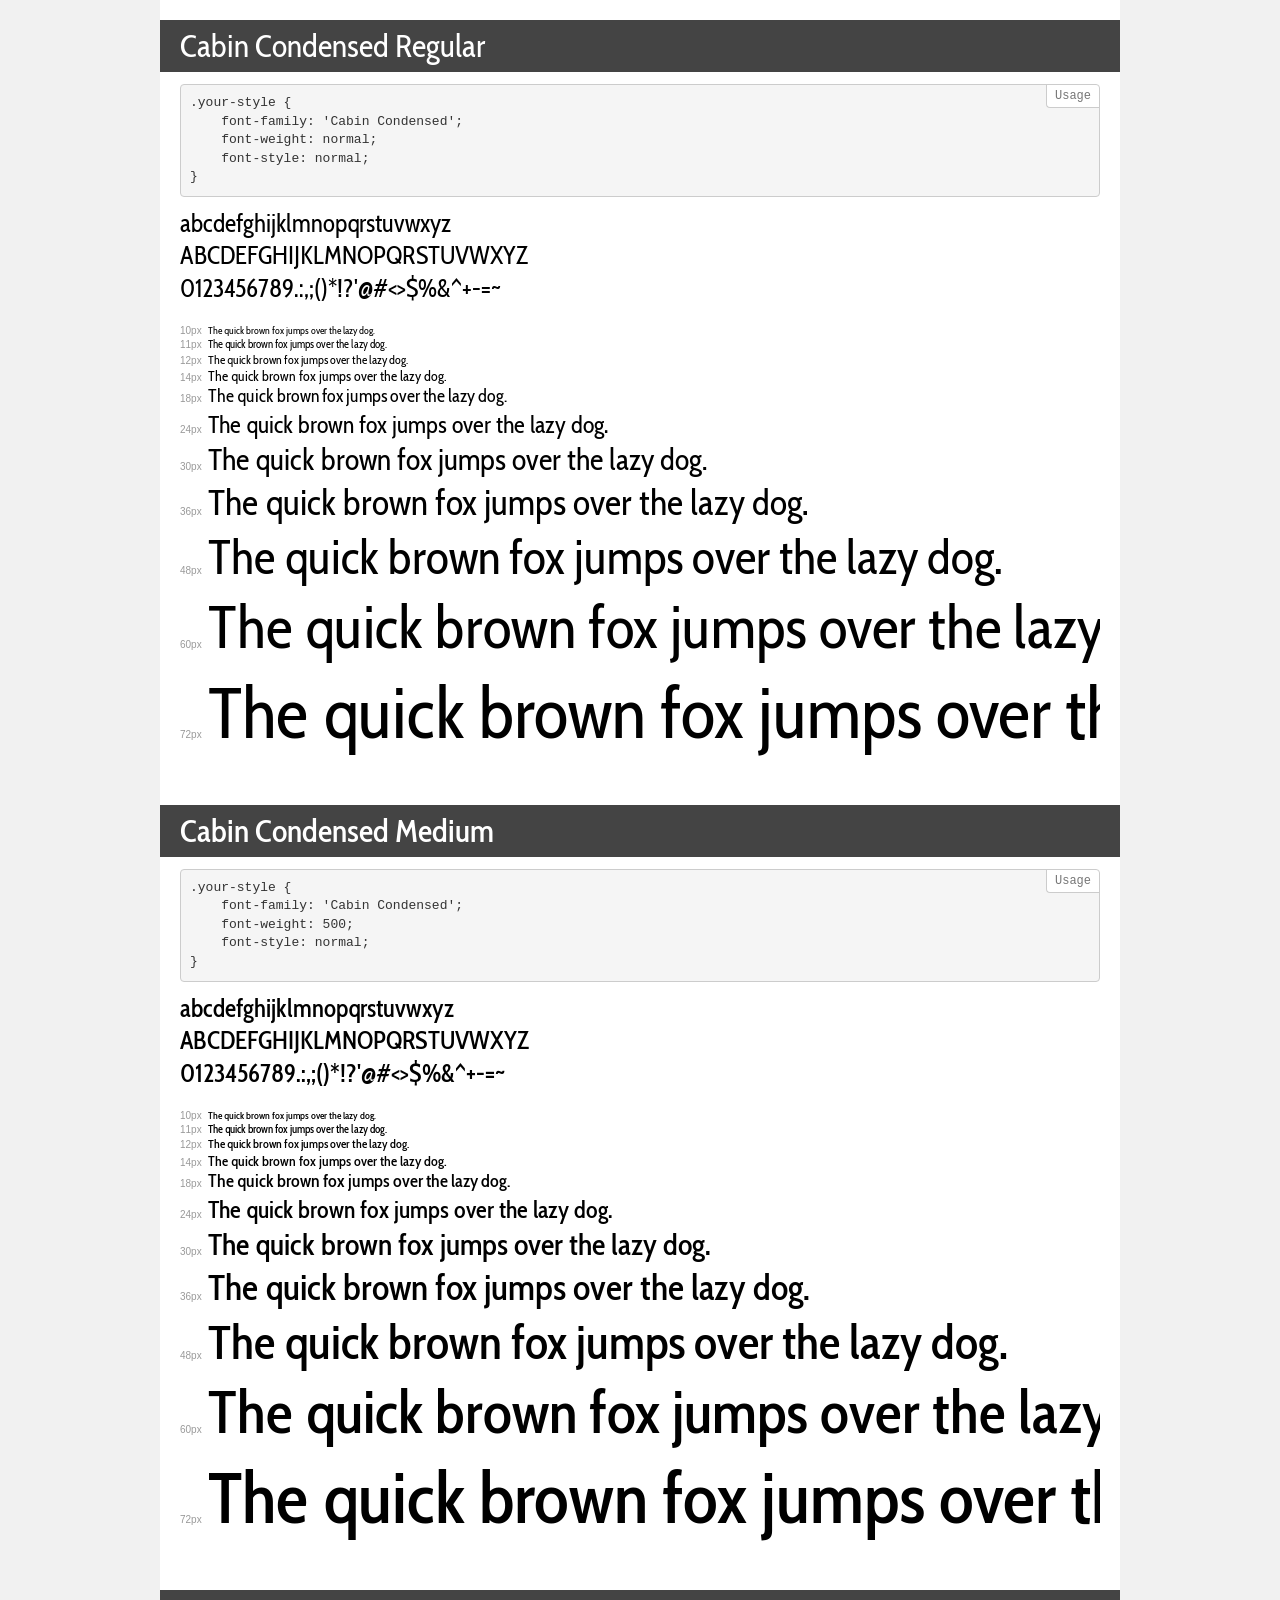
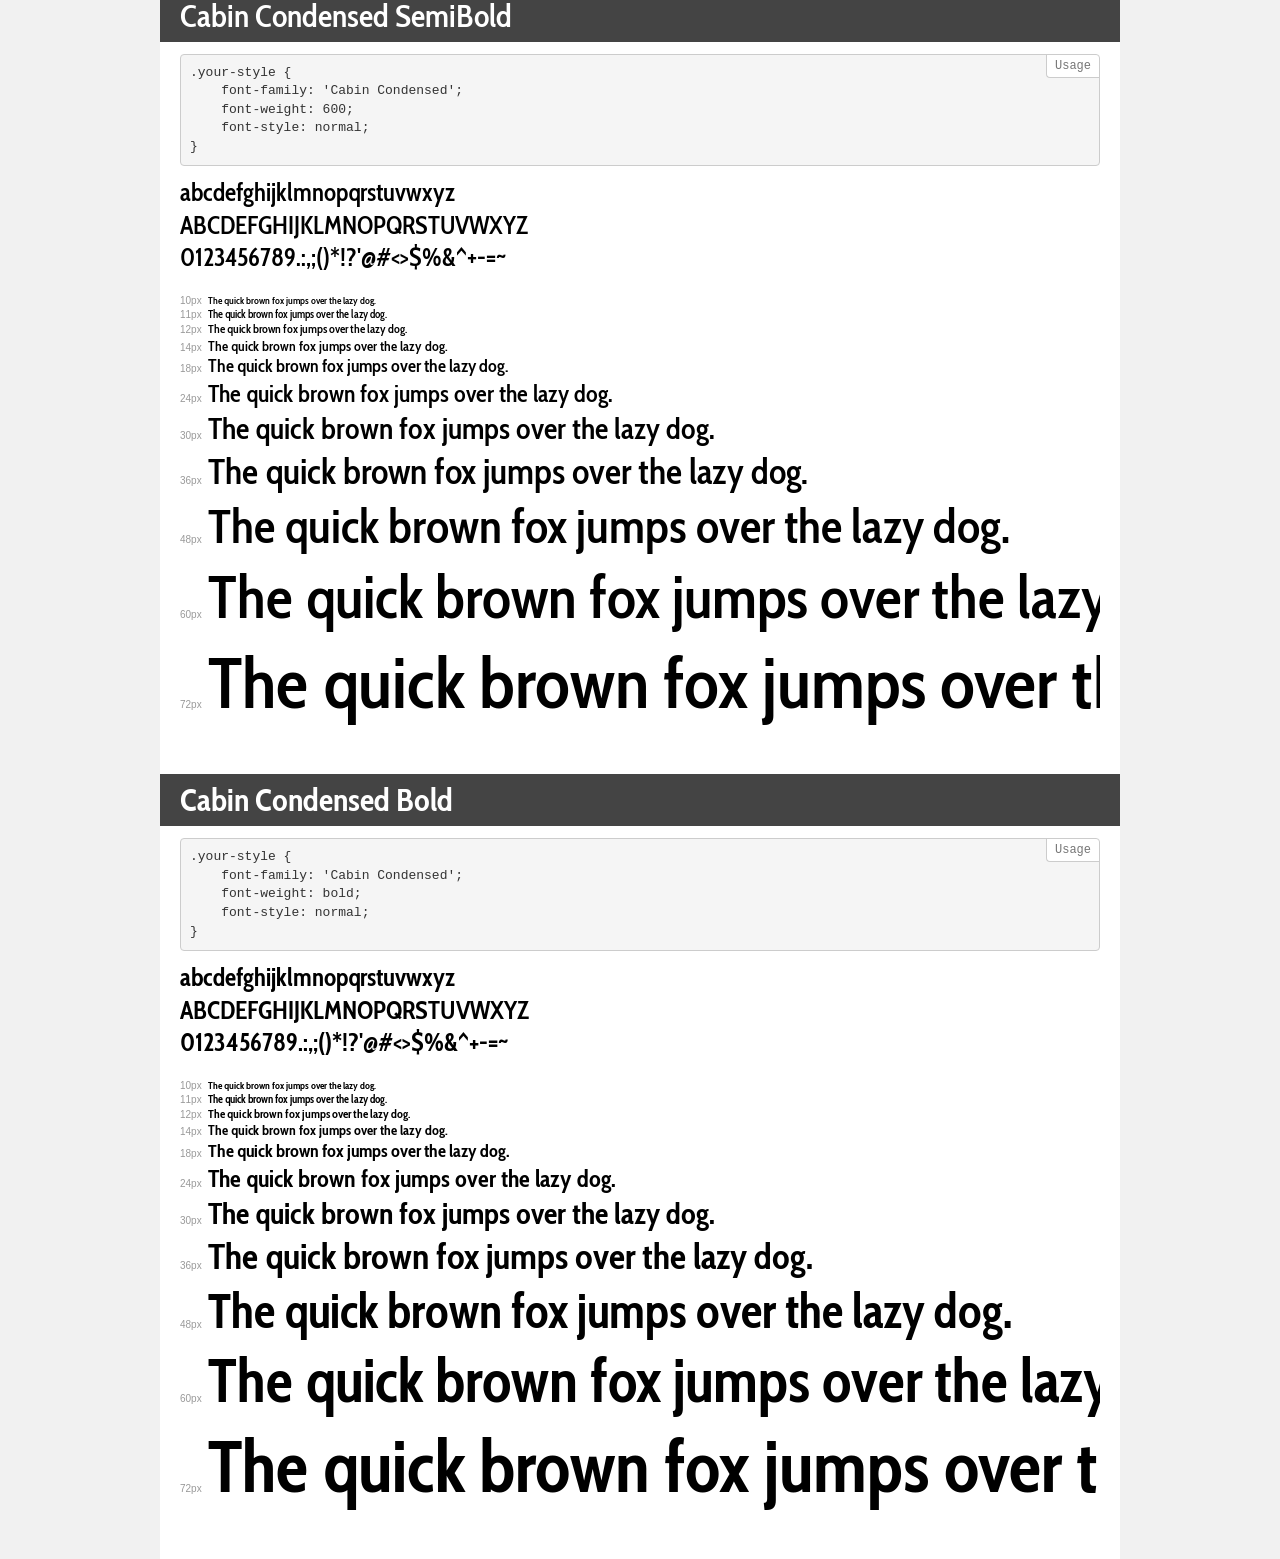
<file: fonts/Cabin-Condensend/demo.html>
<!DOCTYPE html>
<html>
<head>
    <meta charset="utf-8">
    <meta http-equiv="X-UA-Compatible" content="IE=edge">
    <meta name="viewport" content="width=device-width, initial-scale=1">
    <meta name="robots" content="noindex, noarchive">
    <meta name="format-detection" content="telephone=no">
    <title>Transfonter demo</title>
    <link href="stylesheet.css" rel="stylesheet">
    <style>
        /*
        http://meyerweb.com/eric/tools/css/reset/
        v2.0 | 20110126
        License: none (public domain)
        */
        html, body, div, span, applet, object, iframe,
        h1, h2, h3, h4, h5, h6, p, blockquote, pre,
        a, abbr, acronym, address, big, cite, code,
        del, dfn, em, img, ins, kbd, q, s, samp,
        small, strike, strong, sub, sup, tt, var,
        b, u, i, center,
        dl, dt, dd, ol, ul, li,
        fieldset, form, label, legend,
        table, caption, tbody, tfoot, thead, tr, th, td,
        article, aside, canvas, details, embed,
        figure, figcaption, footer, header, hgroup,
        menu, nav, output, ruby, section, summary,
        time, mark, audio, video {
            margin: 0;
            padding: 0;
            border: 0;
            font-size: 100%;
            font: inherit;
            vertical-align: baseline;
        }
        /* HTML5 display-role reset for older browsers */
        article, aside, details, figcaption, figure,
        footer, header, hgroup, menu, nav, section {
            display: block;
        }
        body {
            line-height: 1;
        }
        ol, ul {
            list-style: none;
        }
        blockquote, q {
            quotes: none;
        }
        blockquote:before, blockquote:after,
        q:before, q:after {
            content: '';
            content: none;
        }
        table {
            border-collapse: collapse;
            border-spacing: 0;
        }
        /* common styles */
        body {
            background: #f1f1f1;
            color: #000;
        }
        .page {
            background: #fff;
            width: 920px;
            margin: 0 auto;
            padding: 20px 20px 0 20px;
            overflow: hidden;
        }
        .font-container {
            overflow-x: auto;
            overflow-y: hidden;
            margin-bottom: 40px;
            line-height: 1.3;
            white-space: nowrap;
            padding-bottom: 5px;
        }
        h1 {
            position: relative;
            background: #444;
            font-size: 32px;
            color: #fff;
            padding: 10px 20px;
            margin: 0 -20px 12px -20px;
        }
        .letters {
            font-size: 25px;
            margin-bottom: 20px;
        }
        .s10:before {
            content: '10px';
        }
        .s11:before {
            content: '11px';
        }
        .s12:before {
            content: '12px';
        }
        .s14:before {
            content: '14px';
        }
        .s18:before {
            content: '18px';
        }
        .s24:before {
            content: '24px';
        }
        .s30:before {
            content: '30px';
        }
        .s36:before {
            content: '36px';
        }
        .s48:before {
            content: '48px';
        }
        .s60:before {
            content: '60px';
        }
        .s72:before {
            content: '72px';
        }
        .s10:before, .s11:before, .s12:before, .s14:before,
        .s18:before, .s24:before, .s30:before, .s36:before,
        .s48:before, .s60:before, .s72:before {
            font-family: Arial, sans-serif;
            font-size: 10px;
            font-weight: normal;
            font-style: normal;
            color: #999;
            padding-right: 6px;
        }
        pre {
            display: block;
            position: relative;
            padding: 9px;
            margin: 0 0 10px;
            font-family: Monaco, Menlo, Consolas, "Courier New", monospace !important;
            font-size: 13px;
            line-height: 1.428571429;
            color: #333;
            font-weight: normal !important;
            font-style: normal !important;
            background-color: #f5f5f5;
            border: 1px solid #ccc;
            overflow-x: auto;
            border-radius: 4px;
        }
        pre:after {
            display: block;
            position: absolute;
            right: 0;
            top: 0;
            content: 'Usage';
            line-height: 1;
            padding: 5px 8px;
            font-size: 12px;
            color: #767676;
            background-color: #fff;
            border: 1px solid #ccc;
            border-right: none;
            border-top: none;
            border-radius: 0 4px 0 4px;
            z-index: 10;
        }
        /* responsive */
        @media (max-width: 959px) {
            .page {
                width: auto;
                margin: 0;
            }
        }
    </style>
</head>
<body>
<div class="page">
    <div class="demo" style="font-family: 'Cabin Condensed'; font-weight: normal; font-style: normal;">
        <h1>Cabin Condensed Regular</h1>
        <pre>.your-style {
    font-family: 'Cabin Condensed';
    font-weight: normal;
    font-style: normal;
}</pre>
        <div class="font-container">
            <p class="letters">
                abcdefghijklmnopqrstuvwxyz<br>
ABCDEFGHIJKLMNOPQRSTUVWXYZ<br>
                0123456789.:,;()*!?'@#<>$%&^+-=~
            </p>
            <p class="s10" style="font-size: 10px;">The quick brown fox jumps over the lazy dog.</p>
            <p class="s11" style="font-size: 11px;">The quick brown fox jumps over the lazy dog.</p>
            <p class="s12" style="font-size: 12px;">The quick brown fox jumps over the lazy dog.</p>
            <p class="s14" style="font-size: 14px;">The quick brown fox jumps over the lazy dog.</p>
            <p class="s18" style="font-size: 18px;">The quick brown fox jumps over the lazy dog.</p>
            <p class="s24" style="font-size: 24px;">The quick brown fox jumps over the lazy dog.</p>
            <p class="s30" style="font-size: 30px;">The quick brown fox jumps over the lazy dog.</p>
            <p class="s36" style="font-size: 36px;">The quick brown fox jumps over the lazy dog.</p>
            <p class="s48" style="font-size: 48px;">The quick brown fox jumps over the lazy dog.</p>
            <p class="s60" style="font-size: 60px;">The quick brown fox jumps over the lazy dog.</p>
            <p class="s72" style="font-size: 72px;">The quick brown fox jumps over the lazy dog.</p>
        </div>
    </div>
    <div class="demo" style="font-family: 'Cabin Condensed'; font-weight: 500; font-style: normal;">
        <h1>Cabin Condensed Medium</h1>
        <pre>.your-style {
    font-family: 'Cabin Condensed';
    font-weight: 500;
    font-style: normal;
}</pre>
        <div class="font-container">
            <p class="letters">
                abcdefghijklmnopqrstuvwxyz<br>
ABCDEFGHIJKLMNOPQRSTUVWXYZ<br>
                0123456789.:,;()*!?'@#<>$%&^+-=~
            </p>
            <p class="s10" style="font-size: 10px;">The quick brown fox jumps over the lazy dog.</p>
            <p class="s11" style="font-size: 11px;">The quick brown fox jumps over the lazy dog.</p>
            <p class="s12" style="font-size: 12px;">The quick brown fox jumps over the lazy dog.</p>
            <p class="s14" style="font-size: 14px;">The quick brown fox jumps over the lazy dog.</p>
            <p class="s18" style="font-size: 18px;">The quick brown fox jumps over the lazy dog.</p>
            <p class="s24" style="font-size: 24px;">The quick brown fox jumps over the lazy dog.</p>
            <p class="s30" style="font-size: 30px;">The quick brown fox jumps over the lazy dog.</p>
            <p class="s36" style="font-size: 36px;">The quick brown fox jumps over the lazy dog.</p>
            <p class="s48" style="font-size: 48px;">The quick brown fox jumps over the lazy dog.</p>
            <p class="s60" style="font-size: 60px;">The quick brown fox jumps over the lazy dog.</p>
            <p class="s72" style="font-size: 72px;">The quick brown fox jumps over the lazy dog.</p>
        </div>
    </div>
    <div class="demo" style="font-family: 'Cabin Condensed'; font-weight: 600; font-style: normal;">
        <h1>Cabin Condensed SemiBold</h1>
        <pre>.your-style {
    font-family: 'Cabin Condensed';
    font-weight: 600;
    font-style: normal;
}</pre>
        <div class="font-container">
            <p class="letters">
                abcdefghijklmnopqrstuvwxyz<br>
ABCDEFGHIJKLMNOPQRSTUVWXYZ<br>
                0123456789.:,;()*!?'@#<>$%&^+-=~
            </p>
            <p class="s10" style="font-size: 10px;">The quick brown fox jumps over the lazy dog.</p>
            <p class="s11" style="font-size: 11px;">The quick brown fox jumps over the lazy dog.</p>
            <p class="s12" style="font-size: 12px;">The quick brown fox jumps over the lazy dog.</p>
            <p class="s14" style="font-size: 14px;">The quick brown fox jumps over the lazy dog.</p>
            <p class="s18" style="font-size: 18px;">The quick brown fox jumps over the lazy dog.</p>
            <p class="s24" style="font-size: 24px;">The quick brown fox jumps over the lazy dog.</p>
            <p class="s30" style="font-size: 30px;">The quick brown fox jumps over the lazy dog.</p>
            <p class="s36" style="font-size: 36px;">The quick brown fox jumps over the lazy dog.</p>
            <p class="s48" style="font-size: 48px;">The quick brown fox jumps over the lazy dog.</p>
            <p class="s60" style="font-size: 60px;">The quick brown fox jumps over the lazy dog.</p>
            <p class="s72" style="font-size: 72px;">The quick brown fox jumps over the lazy dog.</p>
        </div>
    </div>
    <div class="demo" style="font-family: 'Cabin Condensed'; font-weight: bold; font-style: normal;">
        <h1>Cabin Condensed Bold</h1>
        <pre>.your-style {
    font-family: 'Cabin Condensed';
    font-weight: bold;
    font-style: normal;
}</pre>
        <div class="font-container">
            <p class="letters">
                abcdefghijklmnopqrstuvwxyz<br>
ABCDEFGHIJKLMNOPQRSTUVWXYZ<br>
                0123456789.:,;()*!?'@#<>$%&^+-=~
            </p>
            <p class="s10" style="font-size: 10px;">The quick brown fox jumps over the lazy dog.</p>
            <p class="s11" style="font-size: 11px;">The quick brown fox jumps over the lazy dog.</p>
            <p class="s12" style="font-size: 12px;">The quick brown fox jumps over the lazy dog.</p>
            <p class="s14" style="font-size: 14px;">The quick brown fox jumps over the lazy dog.</p>
            <p class="s18" style="font-size: 18px;">The quick brown fox jumps over the lazy dog.</p>
            <p class="s24" style="font-size: 24px;">The quick brown fox jumps over the lazy dog.</p>
            <p class="s30" style="font-size: 30px;">The quick brown fox jumps over the lazy dog.</p>
            <p class="s36" style="font-size: 36px;">The quick brown fox jumps over the lazy dog.</p>
            <p class="s48" style="font-size: 48px;">The quick brown fox jumps over the lazy dog.</p>
            <p class="s60" style="font-size: 60px;">The quick brown fox jumps over the lazy dog.</p>
            <p class="s72" style="font-size: 72px;">The quick brown fox jumps over the lazy dog.</p>
        </div>
    </div>
</div>
</body>
</html>
</file>
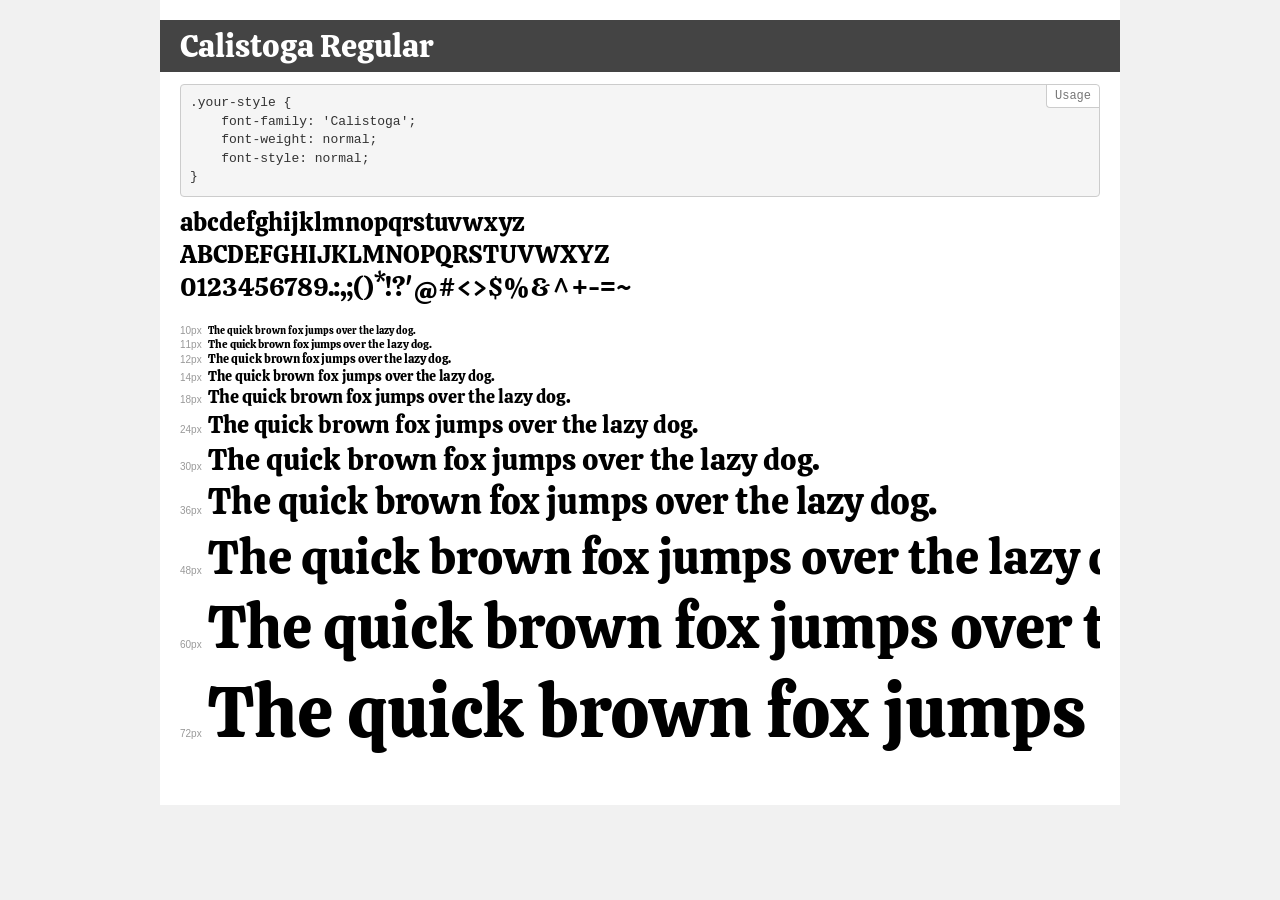
<file: fonts/Calistoga/demo.html>
<!DOCTYPE html>
<html>
<head>
    <meta charset="utf-8">
    <meta http-equiv="X-UA-Compatible" content="IE=edge">
    <meta name="viewport" content="width=device-width, initial-scale=1">
    <meta name="robots" content="noindex, noarchive">
    <meta name="format-detection" content="telephone=no">
    <title>Transfonter demo</title>
    <link href="stylesheet.css" rel="stylesheet">
    <style>
        /*
        http://meyerweb.com/eric/tools/css/reset/
        v2.0 | 20110126
        License: none (public domain)
        */
        html, body, div, span, applet, object, iframe,
        h1, h2, h3, h4, h5, h6, p, blockquote, pre,
        a, abbr, acronym, address, big, cite, code,
        del, dfn, em, img, ins, kbd, q, s, samp,
        small, strike, strong, sub, sup, tt, var,
        b, u, i, center,
        dl, dt, dd, ol, ul, li,
        fieldset, form, label, legend,
        table, caption, tbody, tfoot, thead, tr, th, td,
        article, aside, canvas, details, embed,
        figure, figcaption, footer, header, hgroup,
        menu, nav, output, ruby, section, summary,
        time, mark, audio, video {
            margin: 0;
            padding: 0;
            border: 0;
            font-size: 100%;
            font: inherit;
            vertical-align: baseline;
        }
        /* HTML5 display-role reset for older browsers */
        article, aside, details, figcaption, figure,
        footer, header, hgroup, menu, nav, section {
            display: block;
        }
        body {
            line-height: 1;
        }
        ol, ul {
            list-style: none;
        }
        blockquote, q {
            quotes: none;
        }
        blockquote:before, blockquote:after,
        q:before, q:after {
            content: '';
            content: none;
        }
        table {
            border-collapse: collapse;
            border-spacing: 0;
        }
        /* common styles */
        body {
            background: #f1f1f1;
            color: #000;
        }
        .page {
            background: #fff;
            width: 920px;
            margin: 0 auto;
            padding: 20px 20px 0 20px;
            overflow: hidden;
        }
        .font-container {
            overflow-x: auto;
            overflow-y: hidden;
            margin-bottom: 40px;
            line-height: 1.3;
            white-space: nowrap;
            padding-bottom: 5px;
        }
        h1 {
            position: relative;
            background: #444;
            font-size: 32px;
            color: #fff;
            padding: 10px 20px;
            margin: 0 -20px 12px -20px;
        }
        .letters {
            font-size: 25px;
            margin-bottom: 20px;
        }
        .s10:before {
            content: '10px';
        }
        .s11:before {
            content: '11px';
        }
        .s12:before {
            content: '12px';
        }
        .s14:before {
            content: '14px';
        }
        .s18:before {
            content: '18px';
        }
        .s24:before {
            content: '24px';
        }
        .s30:before {
            content: '30px';
        }
        .s36:before {
            content: '36px';
        }
        .s48:before {
            content: '48px';
        }
        .s60:before {
            content: '60px';
        }
        .s72:before {
            content: '72px';
        }
        .s10:before, .s11:before, .s12:before, .s14:before,
        .s18:before, .s24:before, .s30:before, .s36:before,
        .s48:before, .s60:before, .s72:before {
            font-family: Arial, sans-serif;
            font-size: 10px;
            font-weight: normal;
            font-style: normal;
            color: #999;
            padding-right: 6px;
        }
        pre {
            display: block;
            position: relative;
            padding: 9px;
            margin: 0 0 10px;
            font-family: Monaco, Menlo, Consolas, "Courier New", monospace !important;
            font-size: 13px;
            line-height: 1.428571429;
            color: #333;
            font-weight: normal !important;
            font-style: normal !important;
            background-color: #f5f5f5;
            border: 1px solid #ccc;
            overflow-x: auto;
            border-radius: 4px;
        }
        pre:after {
            display: block;
            position: absolute;
            right: 0;
            top: 0;
            content: 'Usage';
            line-height: 1;
            padding: 5px 8px;
            font-size: 12px;
            color: #767676;
            background-color: #fff;
            border: 1px solid #ccc;
            border-right: none;
            border-top: none;
            border-radius: 0 4px 0 4px;
            z-index: 10;
        }
        /* responsive */
        @media (max-width: 959px) {
            .page {
                width: auto;
                margin: 0;
            }
        }
    </style>
</head>
<body>
<div class="page">
    <div class="demo" style="font-family: 'Calistoga'; font-weight: normal; font-style: normal;">
        <h1>Calistoga Regular</h1>
        <pre>.your-style {
    font-family: 'Calistoga';
    font-weight: normal;
    font-style: normal;
}</pre>
        <div class="font-container">
            <p class="letters">
                abcdefghijklmnopqrstuvwxyz<br>
ABCDEFGHIJKLMNOPQRSTUVWXYZ<br>
                0123456789.:,;()*!?'@#<>$%&^+-=~
            </p>
            <p class="s10" style="font-size: 10px;">The quick brown fox jumps over the lazy dog.</p>
            <p class="s11" style="font-size: 11px;">The quick brown fox jumps over the lazy dog.</p>
            <p class="s12" style="font-size: 12px;">The quick brown fox jumps over the lazy dog.</p>
            <p class="s14" style="font-size: 14px;">The quick brown fox jumps over the lazy dog.</p>
            <p class="s18" style="font-size: 18px;">The quick brown fox jumps over the lazy dog.</p>
            <p class="s24" style="font-size: 24px;">The quick brown fox jumps over the lazy dog.</p>
            <p class="s30" style="font-size: 30px;">The quick brown fox jumps over the lazy dog.</p>
            <p class="s36" style="font-size: 36px;">The quick brown fox jumps over the lazy dog.</p>
            <p class="s48" style="font-size: 48px;">The quick brown fox jumps over the lazy dog.</p>
            <p class="s60" style="font-size: 60px;">The quick brown fox jumps over the lazy dog.</p>
            <p class="s72" style="font-size: 72px;">The quick brown fox jumps over the lazy dog.</p>
        </div>
    </div>
</div>
</body>
</html>
</file>
<file: fonts/Cabin-Condensend/stylesheet.css>
@font-face {
    font-family: 'Cabin Condensed';
    src: url('CabinCondensed-Regular.eot');
    src: local('Cabin Condensed Regular'), local('CabinCondensed-Regular'),
        url('CabinCondensed-Regular.eot?#iefix') format('embedded-opentype'),
        url('CabinCondensed-Regular.woff2') format('woff2'),
        url('CabinCondensed-Regular.woff') format('woff'),
        url('CabinCondensed-Regular.ttf') format('truetype');
    font-weight: normal;
    font-style: normal;
}

@font-face {
    font-family: 'Cabin Condensed';
    src: url('CabinCondensed-Medium.eot');
    src: local('Cabin Condensed Medium'), local('CabinCondensed-Medium'),
        url('CabinCondensed-Medium.eot?#iefix') format('embedded-opentype'),
        url('CabinCondensed-Medium.woff2') format('woff2'),
        url('CabinCondensed-Medium.woff') format('woff'),
        url('CabinCondensed-Medium.ttf') format('truetype');
    font-weight: 500;
    font-style: normal;
}

@font-face {
    font-family: 'Cabin Condensed';
    src: url('CabinCondensed-SemiBold.eot');
    src: local('Cabin Condensed SemiBold'), local('CabinCondensed-SemiBold'),
        url('CabinCondensed-SemiBold.eot?#iefix') format('embedded-opentype'),
        url('CabinCondensed-SemiBold.woff2') format('woff2'),
        url('CabinCondensed-SemiBold.woff') format('woff'),
        url('CabinCondensed-SemiBold.ttf') format('truetype');
    font-weight: 600;
    font-style: normal;
}

@font-face {
    font-family: 'Cabin Condensed';
    src: url('CabinCondensed-Bold.eot');
    src: local('Cabin Condensed Bold'), local('CabinCondensed-Bold'),
        url('CabinCondensed-Bold.eot?#iefix') format('embedded-opentype'),
        url('CabinCondensed-Bold.woff2') format('woff2'),
        url('CabinCondensed-Bold.woff') format('woff'),
        url('CabinCondensed-Bold.ttf') format('truetype');
    font-weight: bold;
    font-style: normal;
}
</file>
<file: fonts/Calistoga/stylesheet.css>
@font-face {
    font-family: 'Calistoga';
    src: url('Calistoga-Regular.eot');
    src: local('Calistoga Regular'), local('Calistoga-Regular'),
        url('Calistoga-Regular.eot?#iefix') format('embedded-opentype'),
        url('Calistoga-Regular.woff2') format('woff2'),
        url('Calistoga-Regular.woff') format('woff'),
        url('Calistoga-Regular.ttf') format('truetype');
    font-weight: normal;
    font-style: normal;
}
</file>
